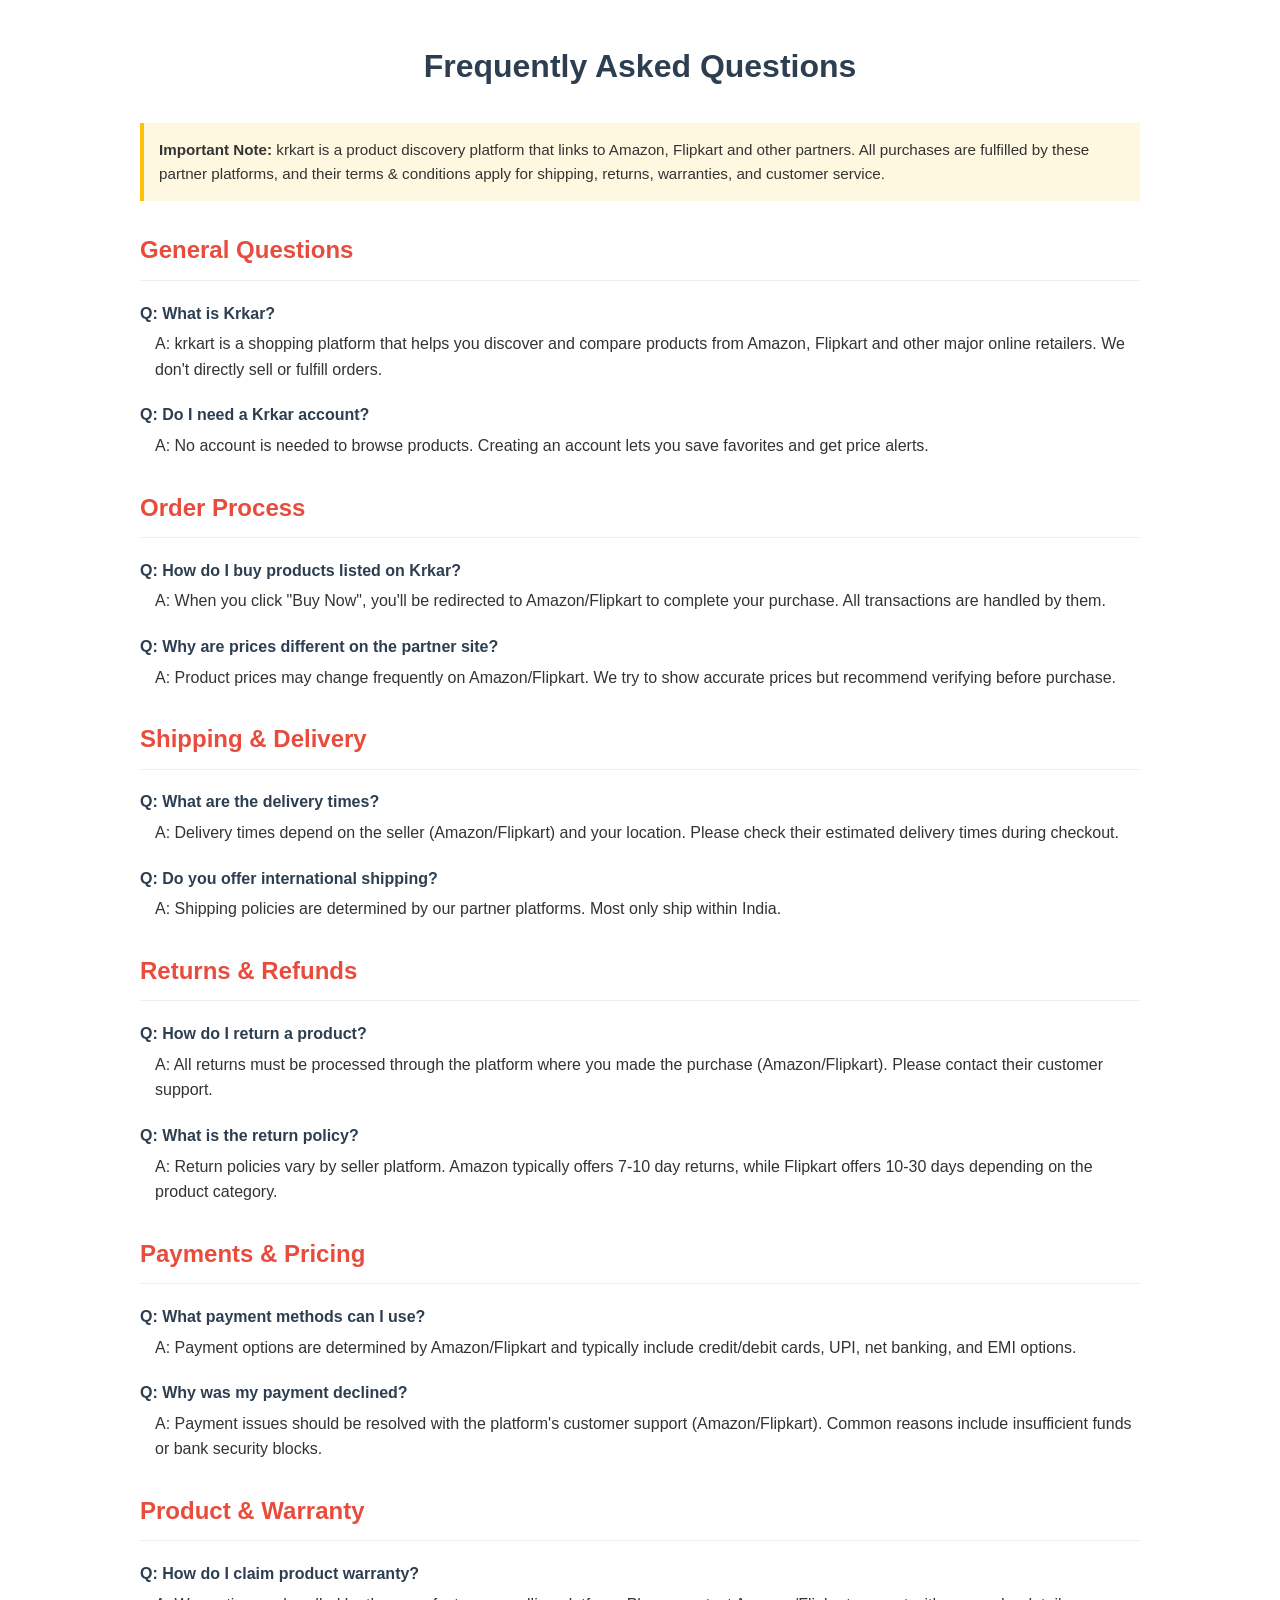
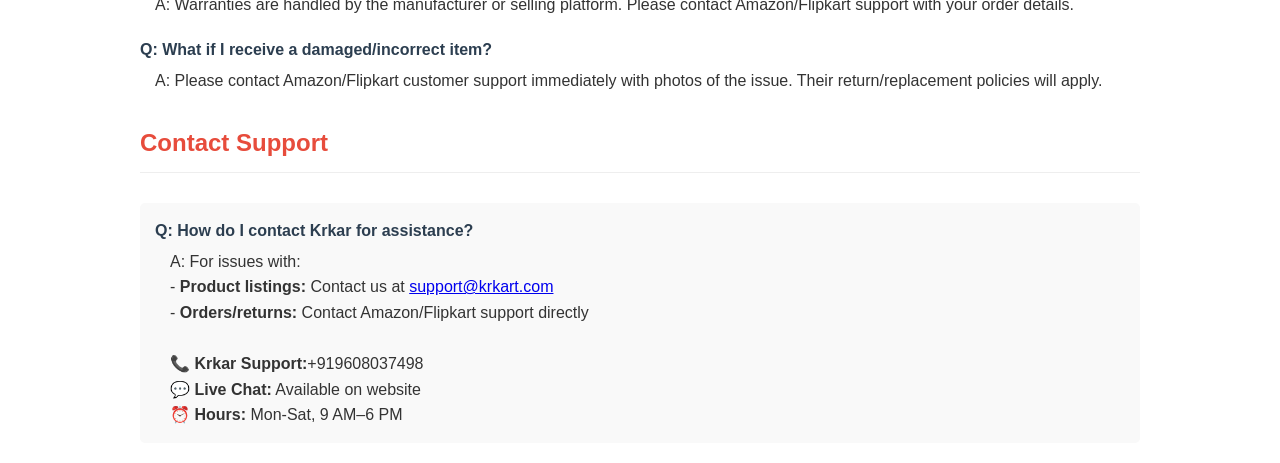
<file: faq.html>
<!DOCTYPE html>
<html lang="en">
<head>
    <meta charset="UTF-8">
    <meta name="viewport" content="width=device-width, initial-scale=1.0">
    <title>FAQs - krkart Online Shopping</title>
    <style>
        body {
            font-family: 'Arial', sans-serif;
            line-height: 1.6;
            color: #333;
            max-width: 1000px;
            margin: 0 auto;
            padding: 20px;
        }
        h1 {
            color: #2c3e50;
            text-align: center;
            margin-bottom: 30px;
        }
        h2 {
            color: #e74c3c;
            margin-top: 30px;
            padding-bottom: 10px;
            border-bottom: 1px solid #eee;
        }
        .faq-item {
            margin-bottom: 20px;
        }
        .question {
            font-weight: bold;
            color: #2c3e50;
            cursor: pointer;
        }
        .answer {
            margin-top: 5px;
            padding-left: 15px;
        }
        .notice-box {
            background-color: #fff8e1;
            border-left: 4px solid #ffc107;
            padding: 15px;
            margin: 20px 0;
            font-size: 0.95em;
        }
        .contact-info {
            background-color: #f9f9f9;
            padding: 15px;
            border-radius: 5px;
            margin-top: 30px;
        }
    </style>
</head>
<body>
    <h1>Frequently Asked Questions</h1>
    
    <div class="notice-box">
        <strong>Important Note:</strong> krkart is a product discovery platform that links to Amazon, Flipkart and other partners. All purchases are fulfilled by these partner platforms, and their terms & conditions apply for shipping, returns, warranties, and customer service.
    </div>
    
    <h2>General Questions</h2>
    <div class="faq-item">
        <div class="question">Q: What is Krkar?</div>
        <div class="answer">A: krkart is a shopping platform that helps you discover and compare products from Amazon, Flipkart and other major online retailers. We don't directly sell or fulfill orders.</div>
    </div>
    
    <div class="faq-item">
        <div class="question">Q: Do I need a Krkar account?</div>
        <div class="answer">A: No account is needed to browse products. Creating an account lets you save favorites and get price alerts.</div>
    </div>
    
    <h2>Order Process</h2>
    <div class="faq-item">
        <div class="question">Q: How do I buy products listed on Krkar?</div>
        <div class="answer">A: When you click "Buy Now", you'll be redirected to Amazon/Flipkart to complete your purchase. All transactions are handled by them.</div>
    </div>
    
    <div class="faq-item">
        <div class="question">Q: Why are prices different on the partner site?</div>
        <div class="answer">A: Product prices may change frequently on Amazon/Flipkart. We try to show accurate prices but recommend verifying before purchase.</div>
    </div>
    
    <h2>Shipping & Delivery</h2>
    <div class="faq-item">
        <div class="question">Q: What are the delivery times?</div>
        <div class="answer">A: Delivery times depend on the seller (Amazon/Flipkart) and your location. Please check their estimated delivery times during checkout.</div>
    </div>
    
    <div class="faq-item">
        <div class="question">Q: Do you offer international shipping?</div>
        <div class="answer">A: Shipping policies are determined by our partner platforms. Most only ship within India.</div>
    </div>
    
    <h2>Returns & Refunds</h2>
    <div class="faq-item">
        <div class="question">Q: How do I return a product?</div>
        <div class="answer">A: All returns must be processed through the platform where you made the purchase (Amazon/Flipkart). Please contact their customer support.</div>
    </div>
    
    <div class="faq-item">
        <div class="question">Q: What is the return policy?</div>
        <div class="answer">A: Return policies vary by seller platform. Amazon typically offers 7-10 day returns, while Flipkart offers 10-30 days depending on the product category.</div>
    </div>
    
    <h2>Payments & Pricing</h2>
    <div class="faq-item">
        <div class="question">Q: What payment methods can I use?</div>
        <div class="answer">A: Payment options are determined by Amazon/Flipkart and typically include credit/debit cards, UPI, net banking, and EMI options.</div>
    </div>
    
    <div class="faq-item">
        <div class="question">Q: Why was my payment declined?</div>
        <div class="answer">A: Payment issues should be resolved with the platform's customer support (Amazon/Flipkart). Common reasons include insufficient funds or bank security blocks.</div>
    </div>
    
    <h2>Product & Warranty</h2>
    <div class="faq-item">
        <div class="question">Q: How do I claim product warranty?</div>
        <div class="answer">A: Warranties are handled by the manufacturer or selling platform. Please contact Amazon/Flipkart support with your order details.</div>
    </div>
    
    <div class="faq-item">
        <div class="question">Q: What if I receive a damaged/incorrect item?</div>
        <div class="answer">A: Please contact Amazon/Flipkart customer support immediately with photos of the issue. Their return/replacement policies will apply.</div>
    </div>
    
    <h2>Contact Support</h2>
    <div class="contact-info">
        <div class="question">Q: How do I contact Krkar for assistance?</div>
        <div class="answer">A: For issues with:<br>
        - <strong>Product listings:</strong> Contact us at <a href="mailto:support@krkar.com">support@krkart.com</a><br>
        - <strong>Orders/returns:</strong> Contact Amazon/Flipkart support directly<br><br>
        📞 <strong>Krkar Support:</strong>+919608037498<br>
        💬 <strong>Live Chat:</strong> Available on website<br>
        ⏰ <strong>Hours:</strong> Mon-Sat, 9 AM–6 PM
        </div>
    </div>

    <script>
        // Optional: Add toggle functionality for questions
        document.querySelectorAll('.question').forEach(question => {
            question.addEventListener('click', () => {
                const answer = question.nextElementSibling;
                answer.style.display = answer.style.display === 'none' ? 'block' : 'none';
            });
        });
    </script>
</body>
</html>
</file>
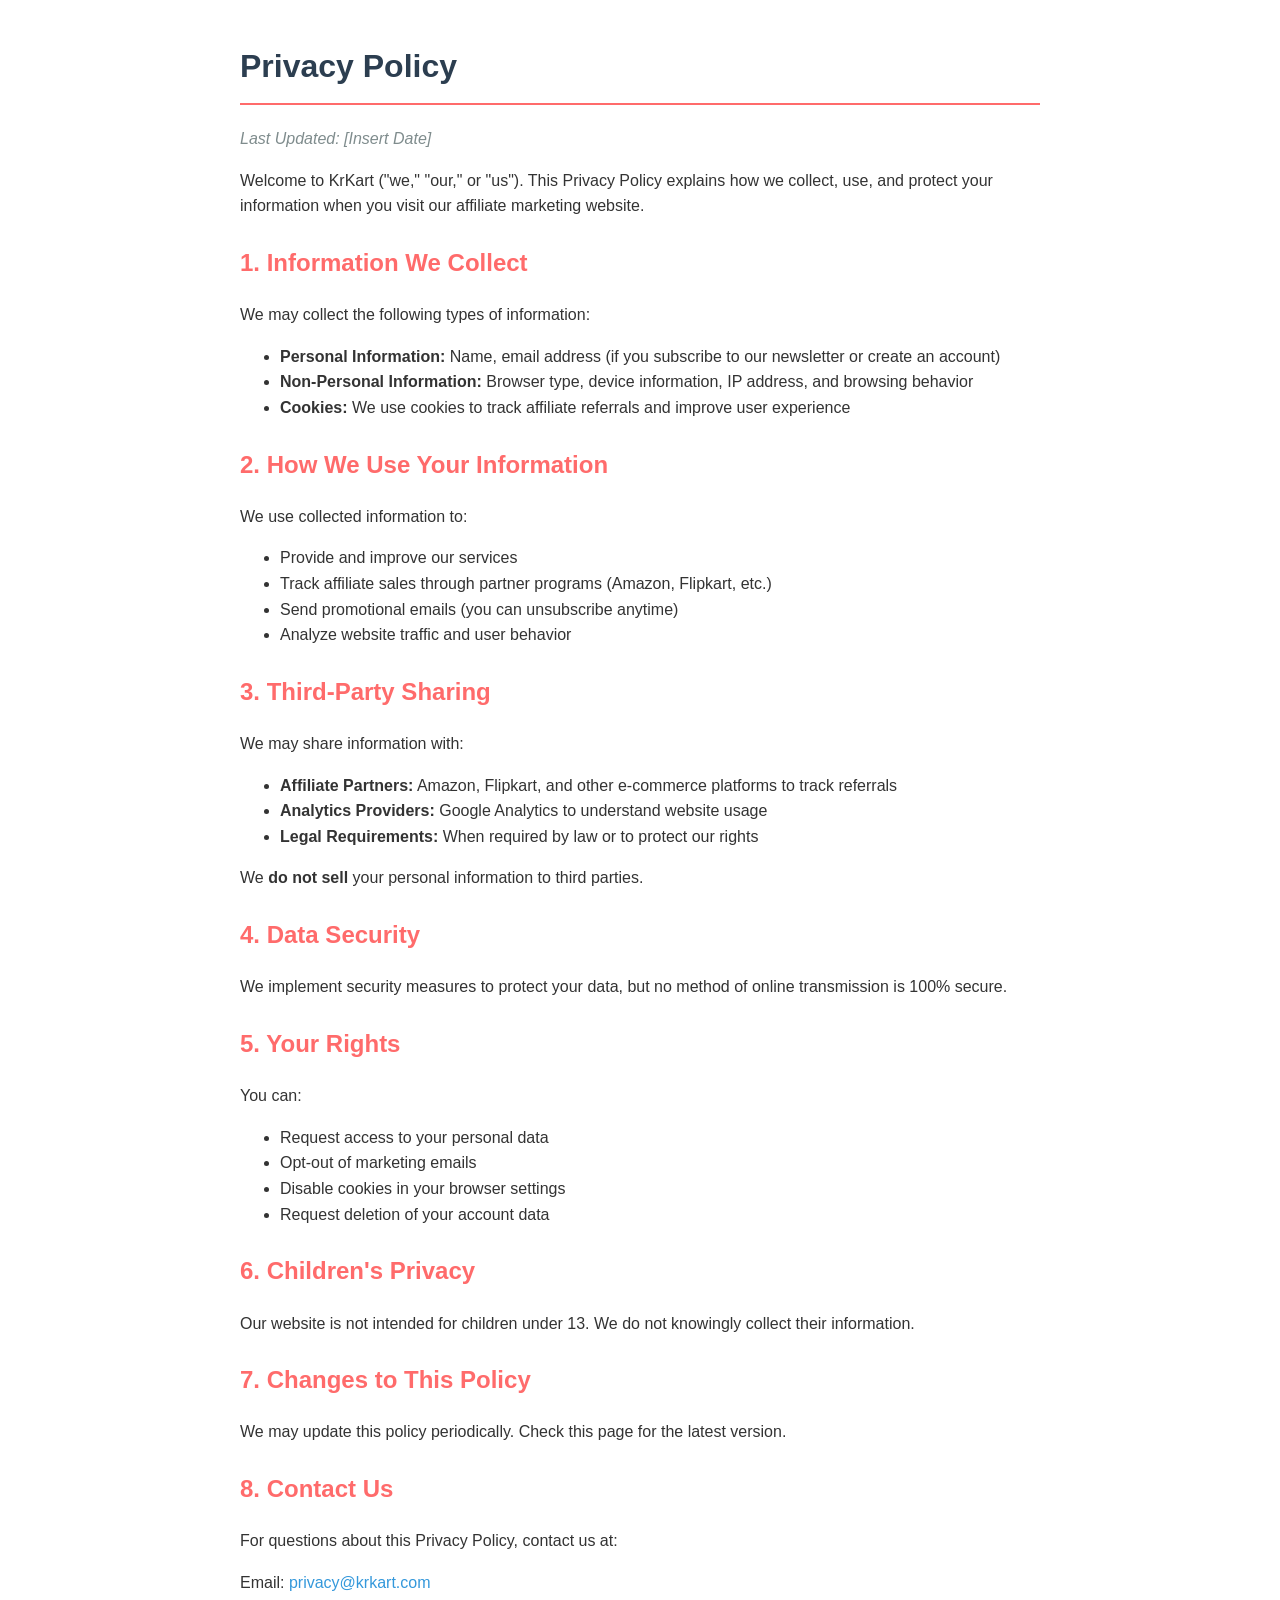
<file: policy.html>
<!DOCTYPE html>
<html lang="en">
<head>
    <meta charset="UTF-8">
    <meta name="viewport" content="width=device-width, initial-scale=1.0">
    <title>Privacy Policy | KrKart</title>
    <style>
        body {
            font-family: 'Segoe UI', Tahoma, Geneva, Verdana, sans-serif;
            line-height: 1.6;
            color: #333;
            max-width: 800px;
            margin: 0 auto;
            padding: 20px;
        }
        h1, h2 {
            color: #2c3e50;
        }
        h1 {
            border-bottom: 2px solid #ff6b6b;
            padding-bottom: 10px;
        }
        h2 {
            margin-top: 25px;
            color: #ff6b6b;
        }
        .last-updated {
            font-style: italic;
            color: #7f8c8d;
        }
        a {
            color: #3498db;
            text-decoration: none;
        }
    </style>
</head>
<body>
    <h1>Privacy Policy</h1>
    <p class="last-updated">Last Updated: [Insert Date]</p>

    <p>Welcome to KrKart ("we," "our," or "us"). This Privacy Policy explains how we collect, use, and protect your information when you visit our affiliate marketing website.</p>

    <h2>1. Information We Collect</h2>
    <p>We may collect the following types of information:</p>
    <ul>
        <li><strong>Personal Information:</strong> Name, email address (if you subscribe to our newsletter or create an account)</li>
        <li><strong>Non-Personal Information:</strong> Browser type, device information, IP address, and browsing behavior</li>
        <li><strong>Cookies:</strong> We use cookies to track affiliate referrals and improve user experience</li>
    </ul>

    <h2>2. How We Use Your Information</h2>
    <p>We use collected information to:</p>
    <ul>
        <li>Provide and improve our services</li>
        <li>Track affiliate sales through partner programs (Amazon, Flipkart, etc.)</li>
        <li>Send promotional emails (you can unsubscribe anytime)</li>
        <li>Analyze website traffic and user behavior</li>
    </ul>

    <h2>3. Third-Party Sharing</h2>
    <p>We may share information with:</p>
    <ul>
        <li><strong>Affiliate Partners:</strong> Amazon, Flipkart, and other e-commerce platforms to track referrals</li>
        <li><strong>Analytics Providers:</strong> Google Analytics to understand website usage</li>
        <li><strong>Legal Requirements:</strong> When required by law or to protect our rights</li>
    </ul>
    <p>We <strong>do not sell</strong> your personal information to third parties.</p>

    <h2>4. Data Security</h2>
    <p>We implement security measures to protect your data, but no method of online transmission is 100% secure.</p>

    <h2>5. Your Rights</h2>
    <p>You can:</p>
    <ul>
        <li>Request access to your personal data</li>
        <li>Opt-out of marketing emails</li>
        <li>Disable cookies in your browser settings</li>
        <li>Request deletion of your account data</li>
    </ul>

    <h2>6. Children's Privacy</h2>
    <p>Our website is not intended for children under 13. We do not knowingly collect their information.</p>

    <h2>7. Changes to This Policy</h2>
    <p>We may update this policy periodically. Check this page for the latest version.</p>

    <h2>8. Contact Us</h2>
    <p>For questions about this Privacy Policy, contact us at:</p>
    <p>Email: <a href="mailto:privacy@krkart.com">privacy@krkart.com</a></p>
</body>
</html>
</file>
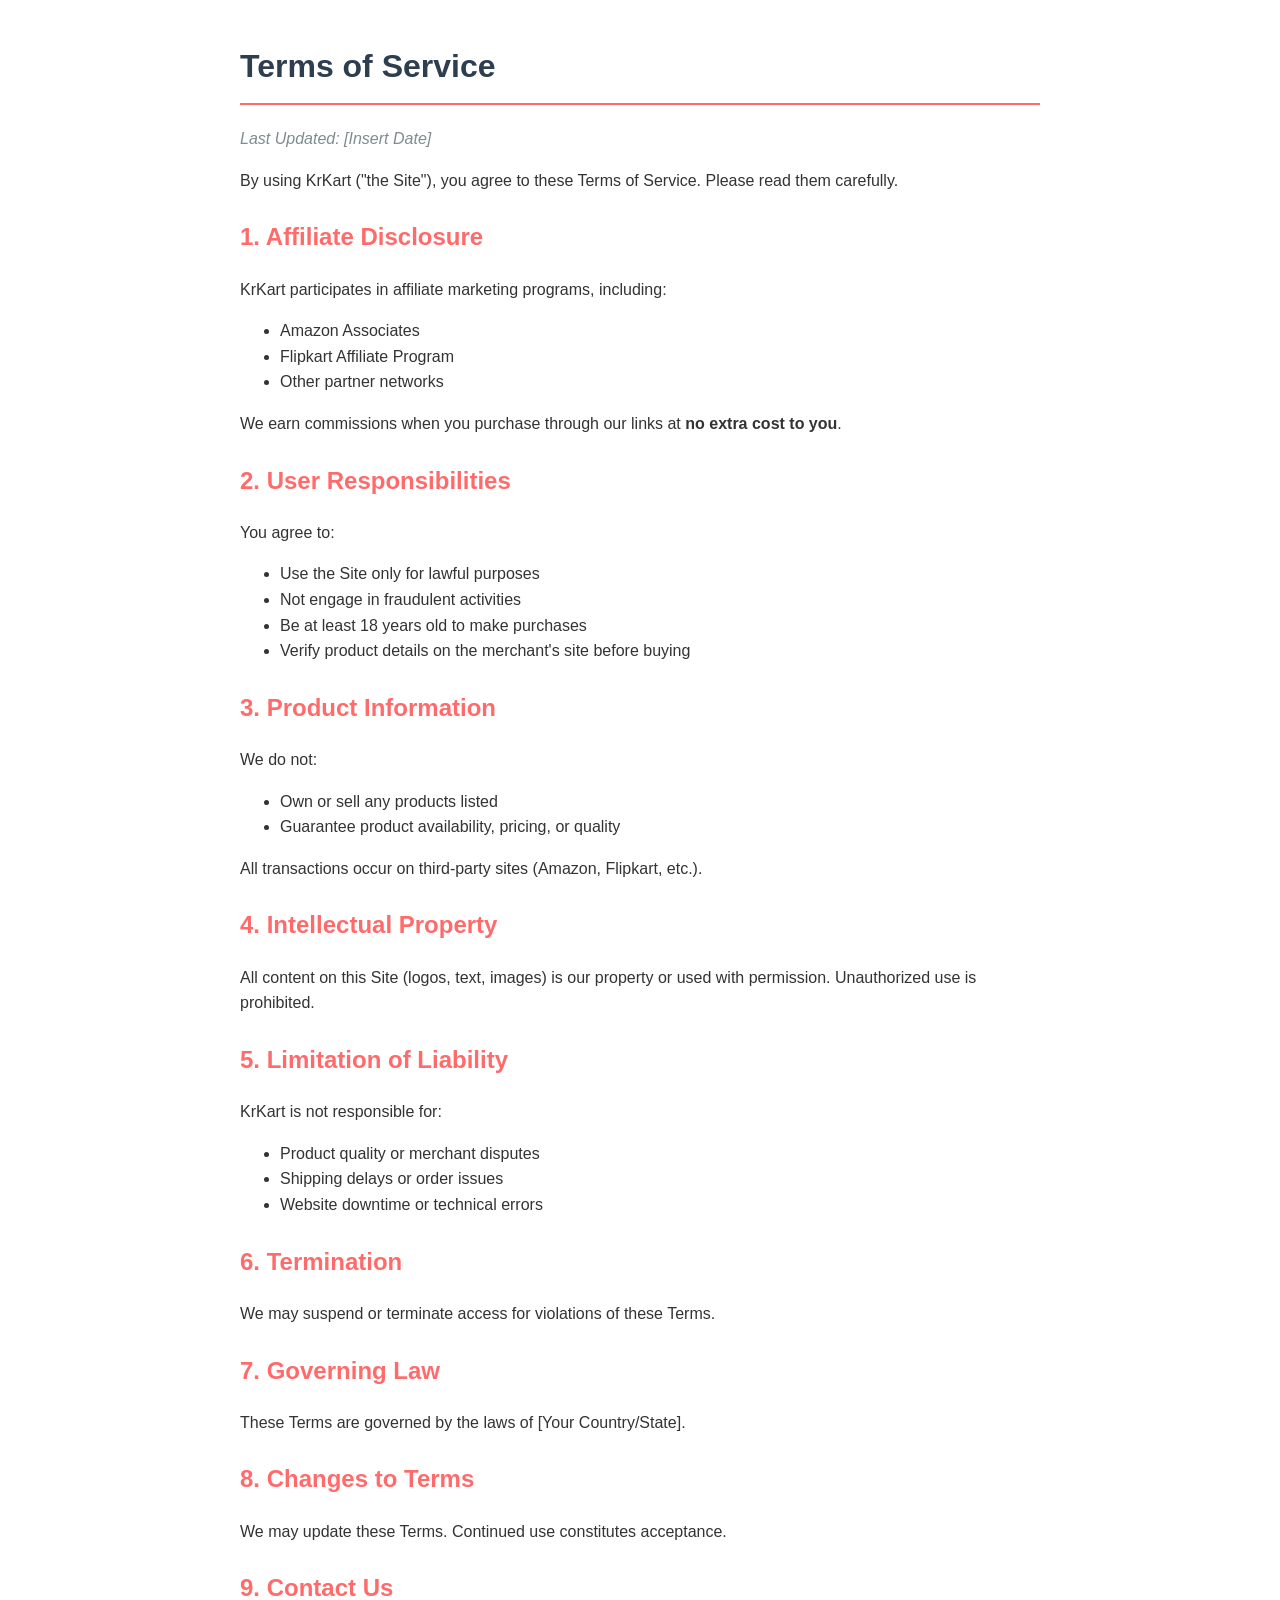
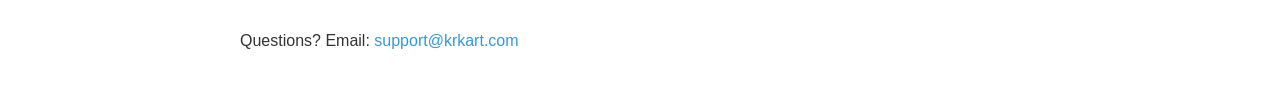
<file: term.html>
<!DOCTYPE html>
<html lang="en">
<head>
    <meta charset="UTF-8">
    <meta name="viewport" content="width=device-width, initial-scale=1.0">
    <title>Terms of Service | KrKart</title>
    <style>
        body {
            font-family: 'Segoe UI', Tahoma, Geneva, Verdana, sans-serif;
            line-height: 1.6;
            color: #333;
            max-width: 800px;
            margin: 0 auto;
            padding: 20px;
        }
        h1, h2 {
            color: #2c3e50;
        }
        h1 {
            border-bottom: 2px solid #ff6b6b;
            padding-bottom: 10px;
        }
        h2 {
            margin-top: 25px;
            color: #ff6b6b;
        }
        .last-updated {
            font-style: italic;
            color: #7f8c8d;
        }
        a {
            color: #3498db;
            text-decoration: none;
        }
    </style>
</head>
<body>
    <h1>Terms of Service</h1>
    <p class="last-updated">Last Updated: [Insert Date]</p>

    <p>By using KrKart ("the Site"), you agree to these Terms of Service. Please read them carefully.</p>

    <h2>1. Affiliate Disclosure</h2>
    <p>KrKart participates in affiliate marketing programs, including:</p>
    <ul>
        <li>Amazon Associates</li>
        <li>Flipkart Affiliate Program</li>
        <li>Other partner networks</li>
    </ul>
    <p>We earn commissions when you purchase through our links at <strong>no extra cost to you</strong>.</p>

    <h2>2. User Responsibilities</h2>
    <p>You agree to:</p>
    <ul>
        <li>Use the Site only for lawful purposes</li>
        <li>Not engage in fraudulent activities</li>
        <li>Be at least 18 years old to make purchases</li>
        <li>Verify product details on the merchant's site before buying</li>
    </ul>

    <h2>3. Product Information</h2>
    <p>We do not:</p>
    <ul>
        <li>Own or sell any products listed</li>
        <li>Guarantee product availability, pricing, or quality</li>
    </ul>
    <p>All transactions occur on third-party sites (Amazon, Flipkart, etc.).</p>

    <h2>4. Intellectual Property</h2>
    <p>All content on this Site (logos, text, images) is our property or used with permission. Unauthorized use is prohibited.</p>

    <h2>5. Limitation of Liability</h2>
    <p>KrKart is not responsible for:</p>
    <ul>
        <li>Product quality or merchant disputes</li>
        <li>Shipping delays or order issues</li>
        <li>Website downtime or technical errors</li>
    </ul>

    <h2>6. Termination</h2>
    <p>We may suspend or terminate access for violations of these Terms.</p>

    <h2>7. Governing Law</h2>
    <p>These Terms are governed by the laws of [Your Country/State].</p>

    <h2>8. Changes to Terms</h2>
    <p>We may update these Terms. Continued use constitutes acceptance.</p>

    <h2>9. Contact Us</h2>
    <p>Questions? Email: <a href="mailto:support@krkart.com">support@krkart.com</a></p>
</body>
</html>
</file>
